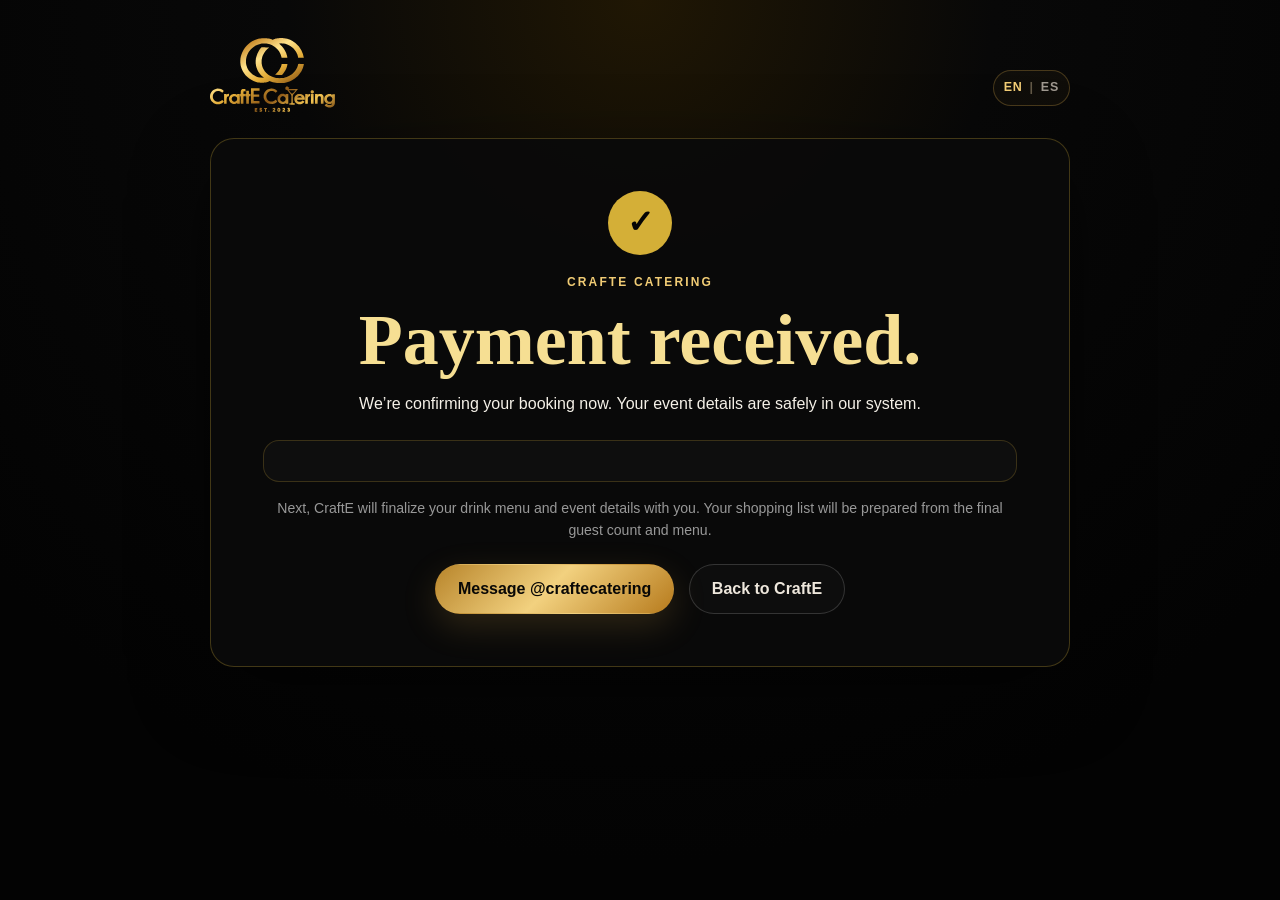
<file: booking-success.html>
<!DOCTYPE html>
<html lang="en">
<head>
  <meta charset="UTF-8" />
  <meta name="viewport" content="width=device-width, initial-scale=1.0" />
  <meta name="theme-color" content="#050505" />
  <meta name="robots" content="noindex,nofollow,noarchive" />
  <title>Booking Confirmed | CraftE Catering LLC</title>
  <link rel="icon" type="image/png" href="assets/gold_cc_monogram_catering_logo.svg?v=2" />
  <link rel="stylesheet" href="styles.css?v=8" />
</head>
<body class="quote-page-body">
  <main class="quote-page">
    <div style="display:flex;align-items:center;justify-content:space-between;gap:16px;width:100%">
      <a class="quote-page-brand" id="homeLink" href="index.html"><img src="assets/gold_cc_monogram_catering_logo.svg?v=2" alt="CraftE Catering LLC" /></a>
      <div class="language-switch" aria-label="Language">
        <a id="successLangEn" class="active" href="#">EN</a><span>|</span><a id="successLangEs" href="#">ES</a>
      </div>
    </div>
    <section class="client-quote-card booking-success-card">
      <div class="success-mark">✓</div>
      <p class="eyebrow">CraftE Catering</p>
      <h1 id="successTitle">Payment received.</h1>
      <p id="successMessage">We’re confirming your booking now. Your event details are safely in our system.</p>
      <div class="quote-totals" id="bookingSummary"></div>
      <p class="quote-fine-print" id="nextSteps">Next, CraftE will finalize your drink menu and event details with you. Your shopping list will be prepared from the final guest count and menu.</p>
      <a class="btn btn-gold" id="messageLink" href="https://www.instagram.com/craftecatering/" target="_blank" rel="noopener">Message @craftecatering</a>
      <a class="btn btn-ghost" id="backLink" href="index.html">Back to CraftE</a>
    </section>
  </main>
  <script>
    const SUPABASE_URL='https://ozjctdmdwoutsebkjcpn.supabase.co';
    const KEY='sb_publishable_tERnQU70mt-6imXPumOiUg_EDTYsQpH';
    const params=new URLSearchParams(location.search);
    const token=params.get('token');
    const lang=params.get('lang')==='es'?'es':'en';
    const ES=lang==='es';
    document.documentElement.lang=lang;
    try{localStorage.setItem('crafte_language',lang)}catch{}

    const T=ES?{
      title:'Reserva Confirmada | CraftE Catering LLC',
      received:'Pago recibido.',
      confirming:'Estamos confirmando tu reserva. Los detalles de tu evento están seguros en nuestro sistema.',
      booked:'¡Tu evento está reservado!',
      bookedMsg:'Tu anticipo del 30% ha sido confirmado. Ahora pasaremos a los detalles del evento, planificación del menú y tu lista de compras.',
      retainer:'Anticipo',balance:'Saldo Restante',
      next:'Siguiente paso: CraftE finalizará contigo el menú de bebidas y los detalles del evento. Tu lista de compras se preparará según el número final de invitados y el menú.',
      message:'Mensaje a @craftecatering',back:'Volver a CraftE'
    }:{
      title:'Booking Confirmed | CraftE Catering LLC',
      received:'Payment received.',
      confirming:'We’re confirming your booking now. Your event details are safely in our system.',
      booked:'Your event is booked!',
      bookedMsg:'Your 30% retainer has been confirmed. We’ll move into event details, menu planning and your shopping list next.',
      retainer:'Retainer',balance:'Remaining Balance',
      next:'Next, CraftE will finalize your drink menu and event details with you. Your shopping list will be prepared from the final guest count and menu.',
      message:'Message @craftecatering',back:'Back to CraftE'
    };
    document.title=T.title;
    document.getElementById('successTitle').textContent=T.received;
    document.getElementById('successMessage').textContent=T.confirming;
    document.getElementById('nextSteps').textContent=T.next;
    document.getElementById('messageLink').textContent=T.message;
    document.getElementById('backLink').textContent=T.back;
    document.getElementById('backLink').href=ES?'es.html':'index.html';
    document.getElementById('homeLink').href=ES?'es.html':'index.html';

    const tokenPart=token?'?token='+encodeURIComponent(token):'';
    document.getElementById('successLangEn').href='booking-success.html'+tokenPart;
    document.getElementById('successLangEs').href='booking-success.html'+tokenPart+(tokenPart?'&':'?')+'lang=es';
    document.getElementById('successLangEn').classList.toggle('active',!ES);
    document.getElementById('successLangEs').classList.toggle('active',ES);

    const money=c=>new Intl.NumberFormat(ES?'es-US':'en-US',{style:'currency',currency:'USD'}).format(c/100);
    async function refresh(){
      if(!token)return;
      const res=await fetch(SUPABASE_URL+'/functions/v1/get-quote',{
        method:'POST',headers:{'Content-Type':'application/json','apikey':KEY},body:JSON.stringify({token})
      });
      const data=await res.json();
      if(!res.ok)return;
      const q=data.quote;
      document.getElementById('bookingSummary').innerHTML=
        '<div><span>'+q.number+'</span><strong>'+money(q.total_cents)+'</strong></div>'+
        '<div class="retainer-row"><span>'+T.retainer+'</span><strong>'+money(q.retainer_cents)+'</strong></div>'+
        '<div><span>'+T.balance+'</span><strong>'+money(q.balance_cents)+'</strong></div>';
      if(data.booking?.status==='booked'){
        document.getElementById('successTitle').textContent=T.booked;
        document.getElementById('successMessage').textContent=T.bookedMsg;
      }else{
        setTimeout(refresh,2500);
      }
    }
    refresh();
  </script>
  <script src="analytics.js?v=3"></script>
</body>
</html>
</file>
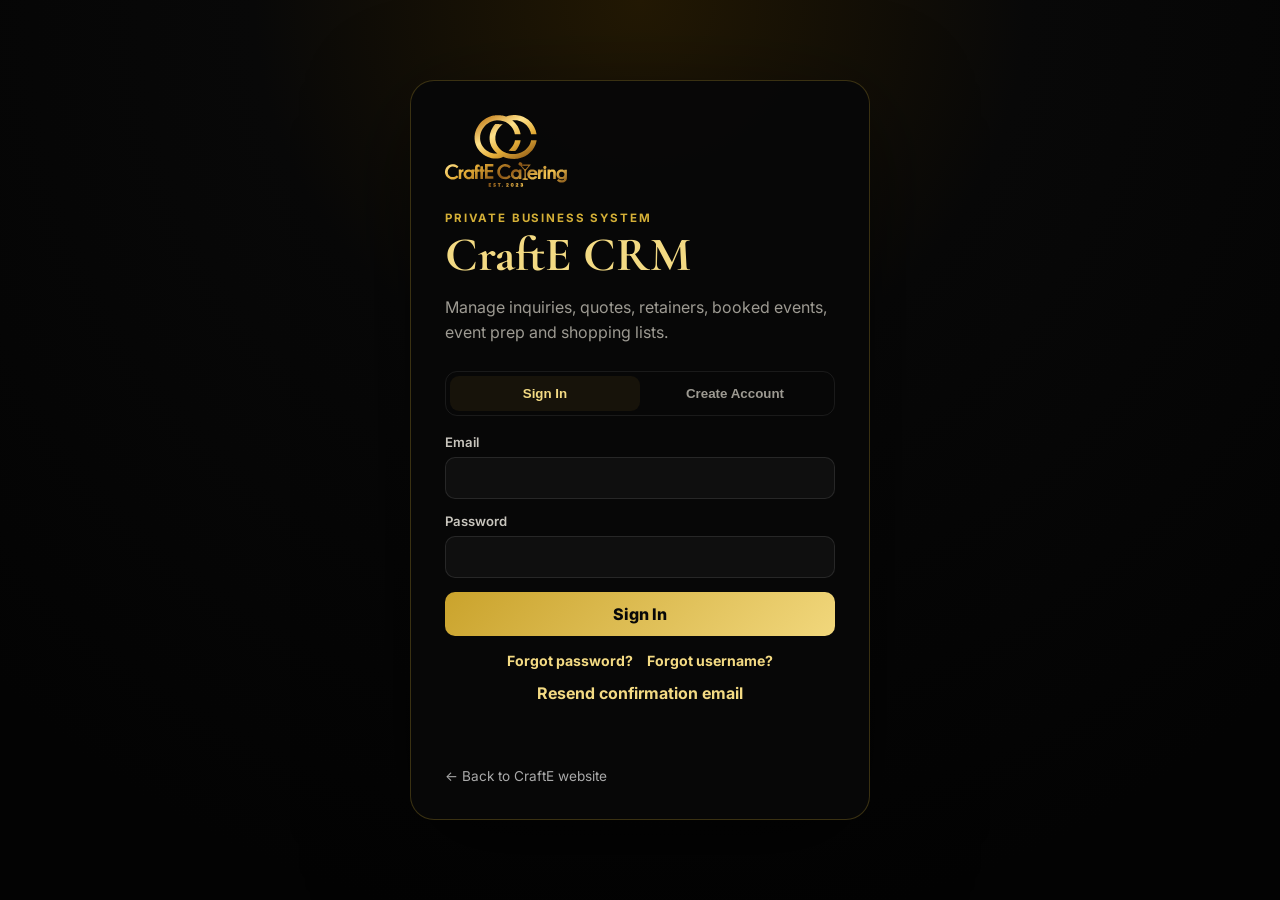
<file: crm.html>
<!DOCTYPE html>
<html lang="en">
<head>
  <meta charset="UTF-8" />
  <meta name="viewport" content="width=device-width, initial-scale=1.0" />
  <meta name="robots" content="noindex,nofollow,noarchive" />
  <meta name="theme-color" content="#050505" />
  <title>CraftE CRM</title>
  <link rel="icon" type="image/svg+xml" href="assets/gold_cc_monogram_catering_logo.svg?v=2" />
  <link rel="preconnect" href="https://fonts.googleapis.com" />
  <link rel="preconnect" href="https://fonts.gstatic.com" crossorigin />
  <link href="https://fonts.googleapis.com/css2?family=Cormorant+Garamond:wght@500;600;700&family=Inter:wght@400;500;600;700&display=swap" rel="stylesheet" />
  <link rel="stylesheet" href="crm.css?v=5" />
</head>
<body>
  <section class="auth-shell" id="authView">
    <div class="auth-card">
      <img src="assets/gold_cc_monogram_catering_logo.svg?v=2" alt="CraftE Catering LLC" class="auth-logo" />
      <p class="eyebrow">Private Business System</p>
      <h1>CraftE CRM</h1>
      <p class="muted">Manage inquiries, quotes, retainers, booked events, event prep and shopping lists.</p>

      <div class="auth-tabs">
        <button class="auth-tab active" type="button" data-auth-tab="signin">Sign In</button>
        <button class="auth-tab" type="button" data-auth-tab="signup">Create Account</button>
      </div>

      <form id="signInForm" class="auth-form">
        <label>Email<input name="email" type="email" autocomplete="email" required /></label>
        <label>Password<input name="password" type="password" autocomplete="current-password" minlength="8" required /></label>
        <button class="gold-button" type="submit">Sign In</button>
        <div class="auth-help-row">
          <button class="text-button auth-secondary" id="forgotPassword" type="button">Forgot password?</button>
          <button class="text-button auth-secondary" id="forgotUsername" type="button">Forgot username?</button>
        </div>
        <button class="text-button auth-secondary" id="resendConfirmation" type="button">Resend confirmation email</button>
      </form>

      <form id="forgotPasswordForm" class="auth-form" hidden>
        <p class="muted">Enter the email used for your CraftE staff account. We’ll send a secure password-reset link.</p>
        <label>Account email<input name="email" type="email" autocomplete="email" required /></label>
        <button class="gold-button" type="submit">Send Reset Link</button>
        <button class="text-button auth-secondary" id="backToSignInFromReset" type="button">← Back to sign in</button>
      </form>

      <div id="forgotUsernamePanel" class="auth-form" hidden>
        <p class="muted"><strong>Your CraftE CRM username is your staff email address.</strong> If you don’t remember which email was used, contact the CraftE owner/admin to verify the staff account.</p>
        <button class="text-button auth-secondary" id="backToSignInFromUsername" type="button">← Back to sign in</button>
      </div>

      <form id="newPasswordForm" class="auth-form" hidden>
        <p class="muted">Create a new password for your CraftE CRM account.</p>
        <label>New password<input name="password" type="password" autocomplete="new-password" minlength="8" required /></label>
        <label>Confirm password<input name="confirm_password" type="password" autocomplete="new-password" minlength="8" required /></label>
        <button class="gold-button" type="submit">Update Password</button>
      </form>

      <form id="signUpForm" class="auth-form" hidden>
        <label>Your name<input name="display_name" type="text" autocomplete="name" required /></label>
        <label>Email<input name="email" type="email" autocomplete="email" required /></label>
        <label>Password<input name="password" type="password" autocomplete="new-password" minlength="8" required /></label>
        <button class="gold-button" type="submit">Create Staff Account</button>
        <small class="muted">If email confirmation is enabled, confirm the email first, then return here and sign in.</small>
      </form>
      <p id="authStatus" class="status-line" role="status"></p>
      <a href="index.html" class="back-link">← Back to CraftE website</a>
    </div>
  </section>

  <section class="auth-shell" id="activationView" hidden>
    <div class="auth-card">
      <img src="assets/gold_cc_monogram_catering_logo.svg?v=2" alt="CraftE Catering LLC" class="auth-logo" />
      <p class="eyebrow">Staff Verification</p>
      <h1>Activate CRM Access</h1>
      <p class="muted">Your login exists, but it has not been approved for CraftE business data yet. Enter your one-time owner/staff activation code.</p>
      <form id="activationForm" class="auth-form">
        <label>Display name<input name="display_name" type="text" placeholder="Emanuel" /></label>
        <label>Activation code<input name="code" type="text" autocomplete="one-time-code" required /></label>
        <button class="gold-button" type="submit">Activate Access</button>
      </form>
      <p id="activationStatus" class="status-line" role="status"></p>
      <button id="activationLogout" class="text-button" type="button">Sign out</button>
    </div>
  </section>

  <div id="appView" class="crm-shell" hidden>
    <aside class="crm-sidebar">
      <a class="sidebar-brand" href="index.html" aria-label="CraftE website">
        <img src="assets/gold_cc_monogram_catering_logo.svg?v=2" alt="CraftE Catering LLC" />
      </a>
      <nav class="crm-nav">
        <button class="nav-item active" data-section="dashboard">Dashboard</button>
        <button class="nav-item" data-section="leads">Leads</button>
        <button class="nav-item" data-section="bookings">Bookings</button>
        <button class="nav-item" data-section="analytics">Website Activity</button>
        <button class="nav-item" data-section="pricing">Pricing</button>
      </nav>
      <div class="sidebar-bottom">
        <div>
          <span class="staff-label">Signed in as</span>
          <strong id="staffName">CraftE Staff</strong>
          <small id="staffRole"></small>
        </div>
        <button id="logoutButton" class="text-button" type="button">Sign out</button>
      </div>
    </aside>

    <main class="crm-main">
      <header class="crm-header">
        <div>
          <p class="eyebrow">CraftE Catering LLC</p>
          <h1 id="sectionTitle">Business Dashboard</h1>
        </div>
        <div class="header-actions">
          <button id="refreshButton" class="outline-button" type="button">Refresh</button>
          <a class="gold-button small" href="index.html#quote" target="_blank">Open Quote Form ↗</a>
        </div>
      </header>

      <p id="crmStatus" class="status-line"></p>

      <section class="crm-section active" id="dashboardSection">
        <div class="metric-grid" id="metricGrid"></div>

        <div class="dashboard-grid">
          <article class="panel">
            <div class="panel-head"><div><p class="eyebrow">Pipeline</p><h2>Active leads</h2></div><button class="text-button" data-go="leads">View all</button></div>
            <div id="pipelineSummary" class="pipeline-summary"></div>
          </article>

          <article class="panel">
            <div class="panel-head"><div><p class="eyebrow">Calendar</p><h2>Upcoming events</h2></div><button class="text-button" data-go="bookings">View bookings</button></div>
            <div id="upcomingEvents" class="compact-list"></div>
          </article>
        </div>

        <article class="panel">
          <div class="panel-head"><div><p class="eyebrow">Recent Activity</p><h2>Newest inquiries</h2></div></div>
          <div class="table-wrap"><table><thead><tr><th>Client</th><th>Event</th><th>Date</th><th>Guests</th><th>Package</th><th>Status</th><th></th></tr></thead><tbody id="recentLeadsBody"></tbody></table></div>
        </article>
      </section>

      <section class="crm-section" id="leadsSection">
        <article class="panel">
          <div class="panel-head">
            <div><p class="eyebrow">Sales Pipeline</p><h2>Leads & Quotes</h2></div>
            <select id="leadFilter" class="compact-select">
              <option value="all">All statuses</option>
              <option value="new">New</option>
              <option value="quoted">Quoted</option>
              <option value="accepted">Accepted</option>
              <option value="declined">Declined</option>
              <option value="booked">Booked</option>
              <option value="event_prep">Event Prep</option>
              <option value="completed">Completed</option>
              <option value="lost">Lost</option>
            </select>
          </div>
          <div class="table-wrap"><table><thead><tr><th>Lead</th><th>Event</th><th>Date</th><th>Guests</th><th>Package</th><th>Quote</th><th>Status</th><th></th></tr></thead><tbody id="leadsBody"></tbody></table></div>
        </article>
      </section>

      <section class="crm-section" id="bookingsSection">
        <article class="panel">
          <div class="panel-head"><div><p class="eyebrow">Operations</p><h2>Booked Events</h2></div></div>
          <div class="table-wrap"><table><thead><tr><th>Booking</th><th>Client</th><th>Event Date</th><th>Total</th><th>Retainer</th><th>Balance</th><th>Status</th><th></th></tr></thead><tbody id="bookingsBody"></tbody></table></div>
        </article>
      </section>

      <section class="crm-section" id="analyticsSection">
        <div class="metric-grid" id="analyticsMetricGrid"></div>
        <div class="dashboard-grid">
          <article class="panel">
            <div class="panel-head"><div><p class="eyebrow">Attribution</p><h2>Traffic Sources</h2></div></div>
            <div id="trafficSources" class="pipeline-summary"></div>
          </article>
          <article class="panel">
            <div class="panel-head"><div><p class="eyebrow">Privacy</p><h2>How identification works</h2></div></div>
            <p class="muted">Visitors remain anonymous until they voluntarily submit the quote form. Once they do, their website session is linked to that lead so you can see their source and click journey. CraftE does not store visitor IP addresses in this tracker.</p>
          </article>
        </div>
        <article class="panel">
          <div class="panel-head"><div><p class="eyebrow">Follow-Up Leads</p><h2>Contact Requests</h2></div></div>
          <div class="table-wrap"><table>
            <thead><tr><th>Name</th><th>Best Contact</th><th>Source</th><th>Event</th><th>Date</th><th>Status</th><th></th></tr></thead>
            <tbody id="contactRequestsBody"></tbody>
          </table></div>
        </article>

        <article class="panel">
          <div class="panel-head"><div><p class="eyebrow">Visitor Journey</p><h2>Website Sessions</h2></div></div>
          <div class="table-wrap"><table>
            <thead><tr><th>Visitor / Lead</th><th>Source</th><th>Landing</th><th>Views</th><th>Clicks</th><th>Last Activity</th><th></th></tr></thead>
            <tbody id="visitorSessionsBody"></tbody>
          </table></div>
        </article>
      </section>

      <section class="crm-section" id="pricingSection">
        <div class="pricing-layout">
          <article class="panel">
            <div class="panel-head"><div><p class="eyebrow">Quote Engine</p><h2>Active Pricing Rules</h2></div></div>
            <div id="pricingRules" class="pricing-list"></div>
          </article>
          <article class="panel">
            <div class="panel-head"><div><p class="eyebrow">Customer Choices</p><h2>Package Options</h2></div></div>
            <div id="packageOptions" class="pricing-list"></div>
          </article>
        </div>
      </section>
    </main>
  </div>

  <div id="drawerBackdrop" class="drawer-backdrop" hidden></div>
  <aside id="recordDrawer" class="record-drawer" aria-hidden="true">
    <div class="drawer-head">
      <div><p class="eyebrow" id="drawerEyebrow">Record</p><h2 id="drawerTitle">Details</h2></div>
      <button id="closeDrawer" class="drawer-close" type="button">×</button>
    </div>
    <div id="drawerContent"></div>
  </aside>

  <script type="module" src="crm.js?v=8"></script>
</body>
</html>
</file>
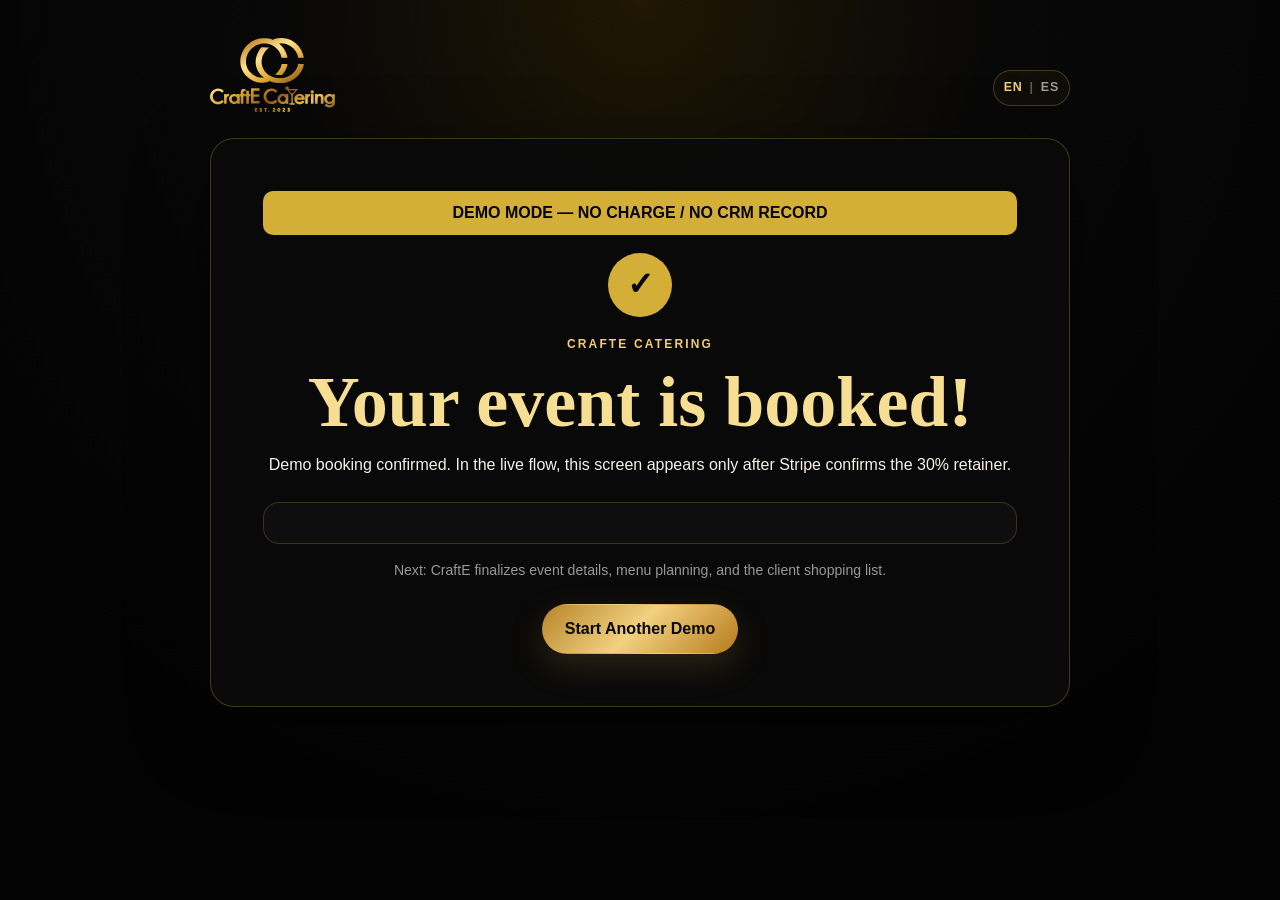
<file: demo-success.html>
<!DOCTYPE html>
<html lang="en"><head><meta charset="UTF-8"><meta name="viewport" content="width=device-width,initial-scale=1"><meta name="robots" content="noindex,nofollow,noarchive"><title>Demo Booking Confirmed | CraftE</title><link rel="stylesheet" href="styles.css?v=8"></head>
<body class="quote-page-body"><main class="quote-page"><div style="display:flex;align-items:center;justify-content:space-between;gap:16px;width:100%"><a class="quote-page-brand" id="home" href="quote-beta-4f8a21.html"><img src="assets/gold_cc_monogram_catering_logo.svg?v=2" alt="CraftE Catering LLC"></a><div class="language-switch"><a id="en" href="demo-success.html">EN</a><span>|</span><a id="es" href="demo-success.html?lang=es">ES</a></div></div>
<section class="client-quote-card booking-success-card"><div id="banner" style="background:#d4af37;color:#050505;padding:9px 12px;border-radius:10px;font-weight:900;margin-bottom:18px"></div><div class="success-mark">✓</div><p class="eyebrow">CraftE Catering</p><h1 id="title"></h1><p id="message"></p><div class="quote-totals" id="summary"></div><p class="quote-fine-print" id="next"></p><a class="btn btn-gold" id="again" href="#"></a></section>
</main><script>
const q=JSON.parse(sessionStorage.getItem('crafte_demo_quote')||'null');const params=new URLSearchParams(location.search);const ES=params.get('lang')==='es'||q?.payload?.language==='es';document.documentElement.lang=ES?'es':'en';
const T=ES?{banner:'MODO DEMO — SIN COBRO / SIN REGISTRO EN CRM',title:'¡Tu evento está reservado!',message:'Reserva demo confirmada. En el flujo real, esta pantalla aparece solamente después de que Stripe confirma el anticipo del 30%.',retainer:'Anticipo demo',balance:'Saldo restante',next:'Siguiente paso: CraftE finaliza los detalles del evento, la planificación del menú y la lista de compras del cliente.',again:'Iniciar Otra Demo'}:{banner:'DEMO MODE — NO CHARGE / NO CRM RECORD',title:'Your event is booked!',message:'Demo booking confirmed. In the live flow, this screen appears only after Stripe confirms the 30% retainer.',retainer:'Demo retainer',balance:'Remaining balance',next:'Next: CraftE finalizes event details, menu planning, and the client shopping list.',again:'Start Another Demo'};
document.getElementById('banner').textContent=T.banner;document.getElementById('title').textContent=T.title;document.getElementById('message').textContent=T.message;document.getElementById('next').textContent=T.next;document.getElementById('again').textContent=T.again;document.getElementById('again').href=(ES?'quote-beta-4f8a21-es.html':'quote-beta-4f8a21.html')+'#quote';document.getElementById('home').href=ES?'quote-beta-4f8a21-es.html':'quote-beta-4f8a21.html';document.getElementById('en').classList.toggle('active',!ES);document.getElementById('es').classList.toggle('active',ES);
const money=c=>new Intl.NumberFormat(ES?'es-US':'en-US',{style:'currency',currency:'USD'}).format(c/100);if(q)document.getElementById('summary').innerHTML='<div><span>'+q.number+'</span><strong>'+money(q.total_cents)+'</strong></div><div class="retainer-row"><span>'+T.retainer+'</span><strong>'+money(q.retainer_cents)+'</strong></div><div><span>'+T.balance+'</span><strong>'+money(q.balance_cents)+'</strong></div>';
</script><script src="demo-analytics.js?v=1"></script></body></html>
</file>
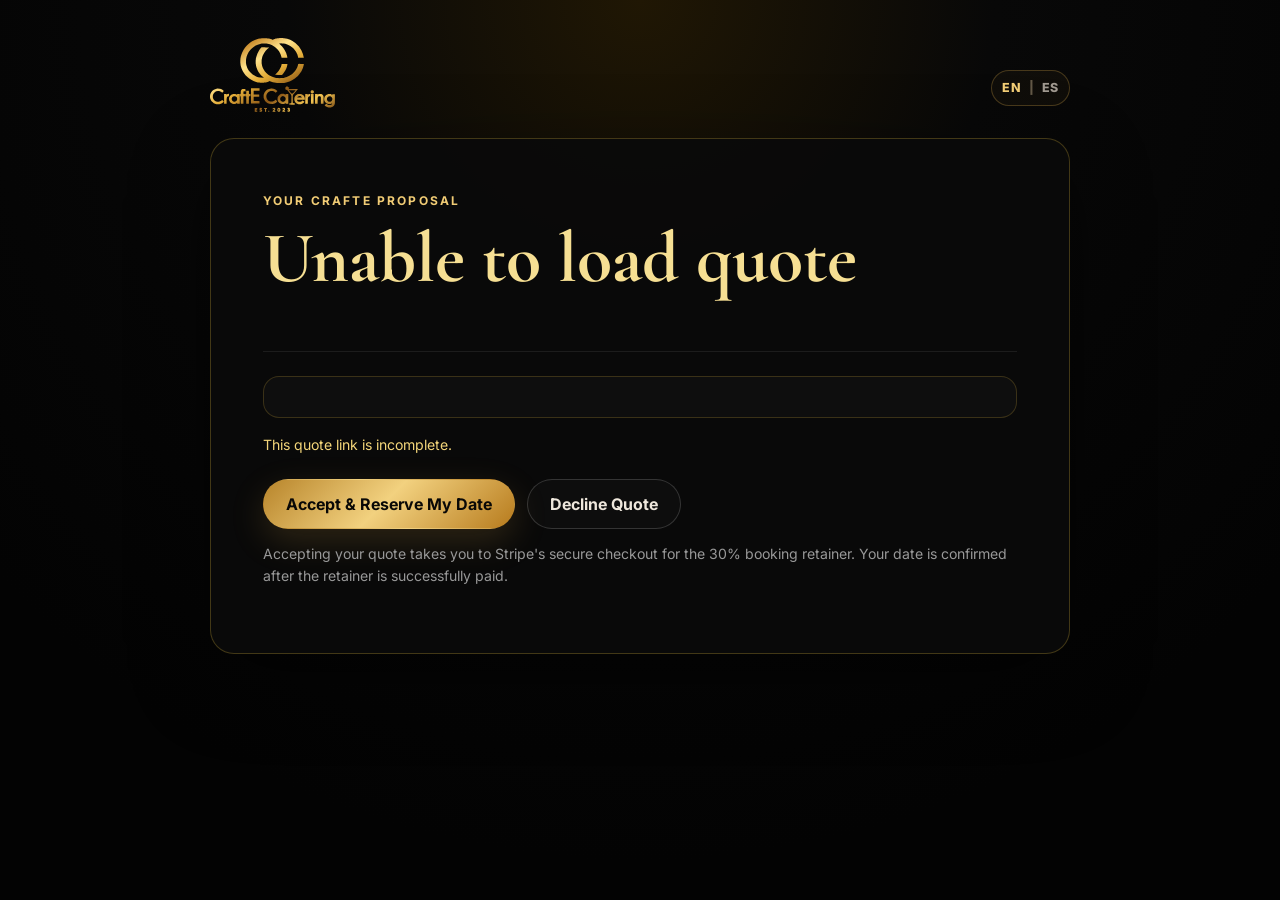
<file: quote.html>
<!DOCTYPE html>
<html lang="en">
<head>
  <meta charset="UTF-8" />
  <meta name="viewport" content="width=device-width, initial-scale=1.0" />
  <meta name="theme-color" content="#050505" />
  <meta name="robots" content="noindex,nofollow,noarchive" />
  <title>Your CraftE Quote | CraftE Catering LLC</title>
  <link rel="icon" type="image/png" href="assets/gold_cc_monogram_catering_logo.svg?v=2" />
  <link rel="preconnect" href="https://fonts.googleapis.com" />
  <link rel="preconnect" href="https://fonts.gstatic.com" crossorigin />
  <link href="https://fonts.googleapis.com/css2?family=Cormorant+Garamond:wght@500;600;700&family=Inter:wght@400;500;600;700&display=swap" rel="stylesheet" />
  <link rel="stylesheet" href="styles.css?v=8" />
</head>
<body class="quote-page-body">
  <main class="quote-page">
    <div style="display:flex;align-items:center;justify-content:space-between;gap:16px;width:100%">
      <a class="quote-page-brand" id="homeLink" href="index.html"><img src="assets/gold_cc_monogram_catering_logo.svg?v=2" alt="CraftE Catering LLC" /></a>
      <div class="language-switch" aria-label="Language">
        <a id="quoteLangEn" class="active" href="#">EN</a><span>|</span><a id="quoteLangEs" href="#">ES</a>
      </div>
    </div>
    <section class="client-quote-card" id="quoteCard">
      <p class="eyebrow" id="proposalLabel">Your CraftE Proposal</p>
      <h1 id="quoteNumber">Loading your quote…</h1>
      <p id="quoteIntro" class="quote-intro"></p>
      <div id="quoteMeta" class="quote-meta"></div>
      <div id="quoteItems" class="quote-line-items"></div>
      <div class="quote-totals" id="quoteTotals"></div>
      <div class="quote-expiry" id="quoteExpiry"></div>
      <p class="quote-action-status" id="actionStatus" role="status"></p>
      <div class="quote-actions" id="quoteActions">
        <button class="btn btn-gold" id="acceptQuote" type="button">Accept & Reserve My Date</button>
        <button class="btn btn-ghost" id="declineQuote" type="button">Decline Quote</button>
      </div>
      <div id="declinePanel" class="decline-panel" hidden>
        <label id="declineLabel">Optional — what made you decide not to move forward?
          <textarea id="declineReason" rows="3" placeholder="Price, date, plans changed, etc."></textarea>
        </label>
        <button class="btn btn-ghost" id="confirmDecline" type="button">Confirm Decline</button>
      </div>
      <p class="quote-fine-print" id="quoteFinePrint">Accepting your quote takes you to Stripe's secure checkout for the 30% booking retainer. Your date is confirmed after the retainer is successfully paid.</p>
    </section>
  </main>
  <script>
    const SUPABASE_URL = 'https://ozjctdmdwoutsebkjcpn.supabase.co';
    const KEY = 'sb_publishable_tERnQU70mt-6imXPumOiUg_EDTYsQpH';
    const params = new URLSearchParams(location.search);
    const token = params.get('token');
    const lang = params.get('lang') === 'es' ? 'es' : 'en';
    const ES = lang === 'es';
    document.documentElement.lang = lang;
    try { localStorage.setItem('crafte_language', lang); } catch {}

    const T = ES ? {
      title:'Tu Cotización CraftE | CraftE Catering LLC',
      proposal:'Tu Propuesta de CraftE',
      loading:'Cargando tu cotización…',
      prepared:'Preparada para ',
      event:'Evento',date:'Fecha',location:'Ubicación',guests:'Invitados',package:'Paquete',
      eventTotal:'Total del Evento',retainer:'30% de Anticipo Hoy',balance:'Saldo Restante',
      validUntil:'Cotización válida hasta ',
      accept:'Aceptar y Reservar Mi Fecha',decline:'Rechazar Cotización',
      declinePrompt:'Opcional — ¿qué te hizo decidir no continuar?',
      declinePlaceholder:'Precio, fecha, cambiaron los planes, etc.',
      confirmDecline:'Confirmar Rechazo',
      finePrint:'Al aceptar tu cotización, irás al pago seguro de Stripe para pagar el anticipo del 30%. Tu fecha queda confirmada después de que el anticipo se pague correctamente.',
      opening:'Abriendo Pago Seguro…',
      incomplete:'Este enlace de cotización está incompleto.',
      somethingWrong:'Ocurrió un problema.',
      unavailable:'El pago seguro no está disponible en este momento.',
      declined:'Cotización rechazada. Gracias por considerar a CraftE Catering.',
      alreadyDeclined:'Rechazaste esta cotización. Puedes solicitar una nueva cuando quieras.',
      expired:'Esta cotización ha vencido. Solicita una nueva cotización.',
      booked:'✓ Tu anticipo está pagado y tu evento está reservado.',
      unable:'No se pudo cargar la cotización',
      demo:'MODO DEMO — NO SE COBRARÁ NINGUNA TARJETA',
      demoAccept:'Demo: Aceptar y Continuar'
    } : {
      title:'Your CraftE Quote | CraftE Catering LLC',
      proposal:'Your CraftE Proposal',
      loading:'Loading your quote…',
      prepared:'Prepared for ',
      event:'Event',date:'Date',location:'Location',guests:'Guests',package:'Package',
      eventTotal:'Event Total',retainer:'30% Retainer Due Today',balance:'Remaining Balance',
      validUntil:'Quote valid until ',
      accept:'Accept & Reserve My Date',decline:'Decline Quote',
      declinePrompt:'Optional — what made you decide not to move forward?',
      declinePlaceholder:'Price, date, plans changed, etc.',
      confirmDecline:'Confirm Decline',
      finePrint:"Accepting your quote takes you to Stripe's secure checkout for the 30% booking retainer. Your date is confirmed after the retainer is successfully paid.",
      opening:'Opening Secure Checkout…',
      incomplete:'This quote link is incomplete.',
      somethingWrong:'Something went wrong.',
      unavailable:'Secure checkout is not available yet.',
      declined:'Quote declined. Thank you for considering CraftE Catering.',
      alreadyDeclined:'You declined this quote. You can request a new one anytime.',
      expired:'This quote has expired. Please request a new quote.',
      booked:'✓ Your retainer is paid and your event is booked.',
      unable:'Unable to load quote',
      demo:'DEMO MODE — NO CARD WILL BE CHARGED',
      demoAccept:'Demo: Accept & Continue'
    };

    document.title=T.title;
    document.getElementById('proposalLabel').textContent=T.proposal;
    document.getElementById('quoteNumber').textContent=T.loading;
    document.getElementById('acceptQuote').textContent=T.accept;
    document.getElementById('declineQuote').textContent=T.decline;
    document.getElementById('declineLabel').childNodes[0].textContent=T.declinePrompt+' ';
    document.getElementById('declineReason').placeholder=T.declinePlaceholder;
    document.getElementById('confirmDecline').textContent=T.confirmDecline;
    document.getElementById('quoteFinePrint').textContent=T.finePrint;
    document.getElementById('homeLink').href=ES?'es.html':'index.html';
    const tokenPart=token?'?token='+encodeURIComponent(token):'';
    document.getElementById('quoteLangEn').href='quote.html'+tokenPart;
    document.getElementById('quoteLangEs').href='quote.html'+tokenPart+(tokenPart?'&':'?')+'lang=es';
    document.getElementById('quoteLangEn').classList.toggle('active',!ES);
    document.getElementById('quoteLangEs').classList.toggle('active',ES);

    const money = cents => new Intl.NumberFormat(ES?'es-US':'en-US',{style:'currency',currency:'USD'}).format(cents/100);
    const status = document.getElementById('actionStatus');
    const esc = v => String(v??'').replace(/[&<>"']/g,ch=>({'&':'&amp;','<':'&lt;','>':'&gt;','"':'&quot;',"'":'&#39;'}[ch]));
    const demoMode = params.get('demo') === '1';

    const eventName = value => {
      if(!ES) return value||'';
      return ({Wedding:'Boda',Birthday:'Cumpleaños','Quinceañera':'Quinceañera','Private Party':'Fiesta Privada','Corporate Event':'Evento Corporativo','Mocktail Event':'Evento de Mocktails',Other:'Otro'})[value] || value || '';
    };
    const packageName = value => {
      if(!value)return '';
      if(!ES)return value[0].toUpperCase()+value.slice(1);
      return ({basic:'Básico',deluxe:'Deluxe',premium:'Premium'})[String(value).toLowerCase()]||value;
    };
    function itemDescription(value){
      if(!ES)return value||'';
      let s=String(value||'');
      const exact={
        'Basic Package':'Paquete Básico',
        'Deluxe Package':'Paquete Deluxe',
        'Premium Package':'Paquete Premium',
        'Event Size Adjustment':'Ajuste por Tamaño del Evento',
        'Short-Notice Booking':'Reserva con Poca Anticipación',
        'Extended Service Area Fee':'Cargo por Área de Servicio Extendida',
        'Extended Service Area':'Área de Servicio Extendida',
        'Themed Styling & Décor':'Decoración y Estilo Temático',
        'Themed Styling & Decor':'Decoración y Estilo Temático',
        'Elevated Garnish Package':'Paquete de Garnishes Premium',
        'Custom Cocktail Signage':'Señalización Personalizada de Cócteles',
        'LED Bar Lighting':'Iluminación LED para la Barra',
        'Dedicated Cocktail Server':'Servidor/a Dedicado/a de Cócteles',
        'Shot O’Clock Experience':'Experiencia Shot O’Clock',
        'Dedicated Mocktail Station':'Estación Dedicada de Mocktails'
      };
      if(exact[s])return exact[s];
      s=s.replace(/^Additional Bartenders? × (\d+)$/i,(_,n)=>Number(n)===1?'Bartender Adicional × 1':'Bartenders Adicionales × '+n);
      if(s.startsWith('Removed: '))s='Eliminado: '+itemDescription(s.slice(9));
      return s;
    }
    function friendlyError(message){
      if(!ES)return message||T.somethingWrong;
      const m=String(message||'');
      if(/expired/i.test(m))return T.expired;
      if(/not found/i.test(m))return 'No encontramos esta cotización.';
      if(/already been accepted/i.test(m))return 'Esta cotización ya fue aceptada.';
      return T.somethingWrong;
    }

    async function callFunction(name,payload){
      const res=await fetch(SUPABASE_URL+'/functions/v1/'+name,{
        method:'POST',
        headers:{'Content-Type':'application/json','apikey':KEY},
        body:JSON.stringify(payload)
      });
      const data=await res.json();
      if(!res.ok)throw new Error(friendlyError(data.error));
      return data;
    }

    async function loadQuote(){
      if(!token)throw new Error(T.incomplete);
      const result=await callFunction('get-quote',{token});
      const q=result.quote;
      const client=q.client||{};
      document.getElementById('quoteNumber').textContent=q.number;
      if(demoMode){
        const demoBanner=document.createElement('div');
        demoBanner.style.cssText='margin:0 0 18px;padding:10px 12px;border-radius:10px;background:#d4af37;color:#050505;font-weight:800;text-align:center';
        demoBanner.textContent=T.demo;
        document.getElementById('quoteCard').prepend(demoBanner);
        document.getElementById('acceptQuote').textContent=T.demoAccept;
      }
      document.getElementById('quoteIntro').textContent=T.prepared+[client.first_name,client.last_name].filter(Boolean).join(' ');
      document.getElementById('quoteMeta').innerHTML=[
        [T.event,eventName(client.event_type)],
        [T.date,client.event_date?new Date(client.event_date+'T12:00:00').toLocaleDateString(ES?'es-US':undefined,{year:'numeric',month:'long',day:'numeric'}):''],
        [T.location,[client.venue_name,client.venue_city,client.venue_state].filter(Boolean).join(' • ')],
        [T.guests,client.guest_count],
        [T.package,packageName(client.package_interest)]
      ].filter(x=>x[1]).map(x=>'<div><span>'+esc(x[0])+'</span><strong>'+esc(x[1])+'</strong></div>').join('');

      document.getElementById('quoteItems').innerHTML=(q.items||[]).map(item=>{
        const negative=item.line_total_cents<0;
        return '<div class="quote-line"><span>'+esc(itemDescription(item.description))+'</span><strong class="'+(negative?'credit':'')+'">'+money(item.line_total_cents)+'</strong></div>';
      }).join('');

      document.getElementById('quoteTotals').innerHTML=
        '<div><span>'+esc(T.eventTotal)+'</span><strong>'+money(q.total_cents)+'</strong></div>'+
        '<div class="retainer-row"><span>'+esc(T.retainer)+'</span><strong>'+money(q.retainer_cents)+'</strong></div>'+
        '<div><span>'+esc(T.balance)+'</span><strong>'+money(q.balance_cents)+'</strong></div>';

      document.getElementById('quoteExpiry').textContent=q.expires_at?T.validUntil+new Date(q.expires_at).toLocaleString(ES?'es-US':undefined):'';

      const actions=document.getElementById('quoteActions');
      if(q.status==='declined'){actions.hidden=true;status.textContent=T.alreadyDeclined}
      else if(q.status==='expired'){actions.hidden=true;status.textContent=T.expired}
      else if(result.booking?.status==='booked'){actions.hidden=true;status.textContent=T.booked}
    }

    document.getElementById('acceptQuote').addEventListener('click',async()=>{
      const button=document.getElementById('acceptQuote');
      button.disabled=true;button.textContent=T.opening;status.textContent='';
      try{
        if(demoMode){
          location.href='demo-checkout.html?token='+encodeURIComponent(token)+(ES?'&lang=es':'');
          return;
        }
        const result=await callFunction('quote-action',{token,action:'accept',language:lang});
        if(result.already_paid){
          location.href='booking-success.html?token='+encodeURIComponent(token)+(ES?'&lang=es':'');
          return;
        }
        if(!result.checkout_url)throw new Error(T.unavailable);
        location.href=result.checkout_url;
      }catch(e){
        status.textContent=e.message||T.somethingWrong;
        button.disabled=false;button.textContent=T.accept;
      }
    });

    document.getElementById('declineQuote').addEventListener('click',()=>{document.getElementById('declinePanel').hidden=false});

    document.getElementById('confirmDecline').addEventListener('click',async()=>{
      try{
        await callFunction('quote-action',{token,action:'decline',reason:document.getElementById('declineReason').value,language:lang});
        document.getElementById('quoteActions').hidden=true;
        document.getElementById('declinePanel').hidden=true;
        status.textContent=T.declined;
      }catch(e){status.textContent=e.message||T.somethingWrong}
    });

    loadQuote().catch(e=>{
      document.getElementById('quoteNumber').textContent=T.unable;
      status.textContent=e.message||T.somethingWrong;
      document.getElementById('quoteActions').hidden=true;
    });
  </script>
  <script src="analytics.js?v=3"></script>
</body>
</html>
</file>
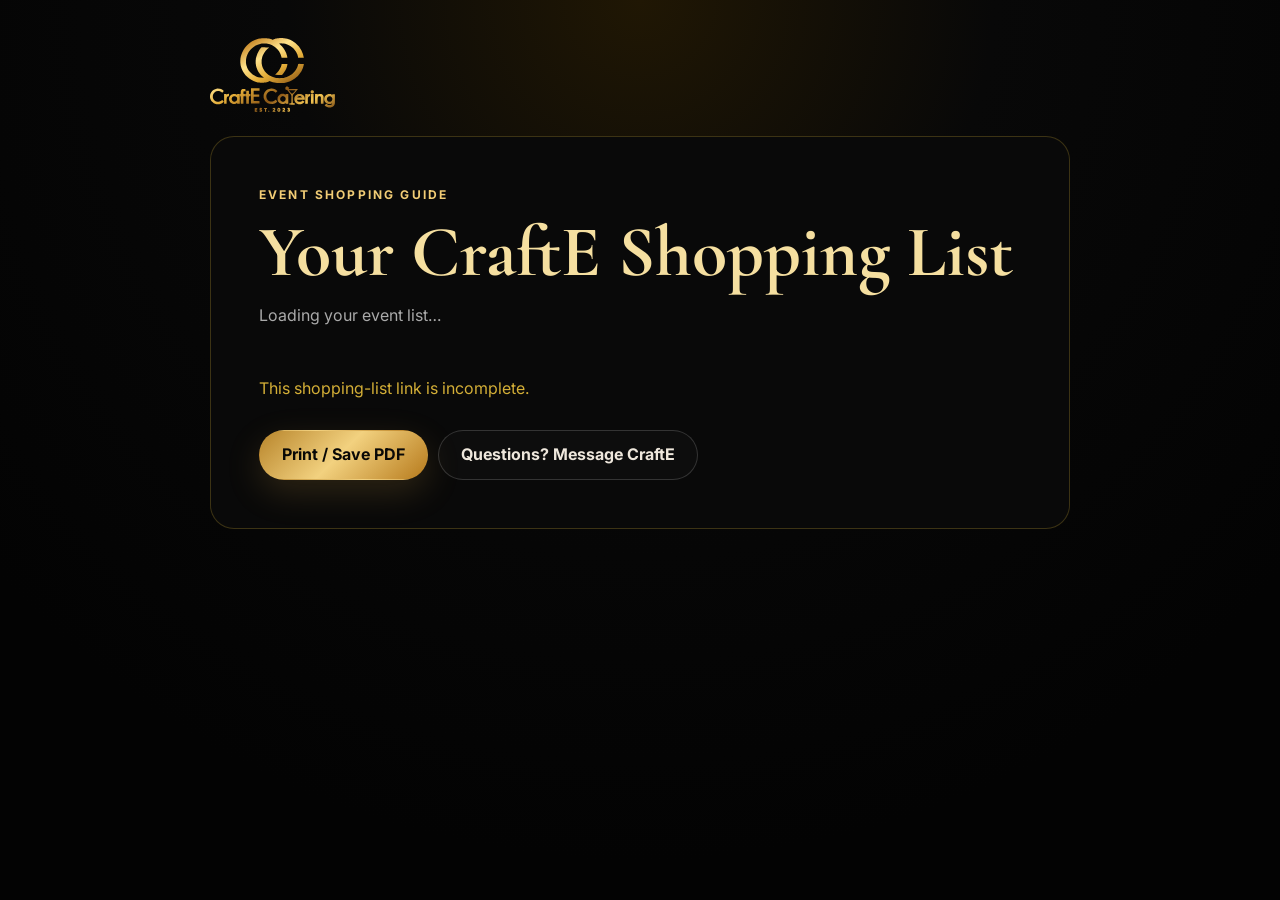
<file: shopping-list.html>
<!DOCTYPE html>
<html lang="en">
<head>
  <meta charset="UTF-8" />
  <meta name="viewport" content="width=device-width, initial-scale=1.0" />
  <meta name="robots" content="noindex,nofollow,noarchive" />
  <meta name="theme-color" content="#050505" />
  <title>Your CraftE Shopping List | CraftE Catering LLC</title>
  <link rel="icon" type="image/svg+xml" href="assets/gold_cc_monogram_catering_logo.svg?v=2" />
  <link rel="preconnect" href="https://fonts.googleapis.com" />
  <link rel="preconnect" href="https://fonts.gstatic.com" crossorigin />
  <link href="https://fonts.googleapis.com/css2?family=Cormorant+Garamond:wght@500;600;700&family=Inter:wght@400;500;600;700&display=swap" rel="stylesheet" />
  <link rel="stylesheet" href="styles.css" />
  <style>
    .shopping-page{width:min(860px,calc(100% - 32px));margin:0 auto;padding:38px 0 80px}
    .shopping-brand img{width:220px;height:74px;object-fit:contain;object-position:left center}
    .shopping-card{margin-top:24px;border:1px solid rgba(212,175,55,.25);background:#090909;border-radius:24px;padding:clamp(24px,5vw,48px)}
    .shopping-card h1{font-family:"Cormorant Garamond",serif;color:#f5dfa0;font-size:clamp(2.4rem,7vw,4.5rem);line-height:.95;margin:8px 0 10px}
    .shopping-meta{display:grid;grid-template-columns:repeat(4,1fr);gap:10px;margin:24px 0}.shopping-meta div{padding:12px;border:1px solid rgba(255,255,255,.08);border-radius:12px;background:#111}.shopping-meta span{display:block;color:#777;text-transform:uppercase;font-size:.68rem;letter-spacing:.08em;margin-bottom:4px}.shopping-category{margin-top:28px}.shopping-category h2{color:#e4c763;font-size:1rem;text-transform:uppercase;letter-spacing:.08em}.shopping-row-client{display:flex;justify-content:space-between;gap:18px;padding:13px 0;border-bottom:1px solid rgba(255,255,255,.08)}.shopping-row-client small{display:block;color:#888;margin-top:3px}.shopping-qty{white-space:nowrap;font-weight:800}.shopping-note{color:#aaa;line-height:1.6}.shopping-actions{display:flex;gap:10px;margin-top:28px}.shopping-status{color:#d4af37;margin-top:12px}.empty-list{color:#888;padding:30px 0;text-align:center}
    @media(max-width:700px){.shopping-meta{grid-template-columns:1fr 1fr}.shopping-actions{flex-direction:column}}
    @media print{body{background:white!important;color:black!important}.shopping-page{width:100%;padding:0}.shopping-brand img{filter:grayscale(1)}.shopping-card{border:0;background:white!important;color:black!important;padding:10px}.shopping-actions{display:none}.shopping-row-client{border-color:#ddd}.shopping-category h2{color:#555}.shopping-note,.shopping-row-client small,.shopping-meta span{color:#555}.shopping-meta div{background:white;border-color:#ddd}}
  </style>
</head>
<body class="quote-page-body">
  <main class="shopping-page">
    <a class="shopping-brand" href="index.html"><img src="assets/gold_cc_monogram_catering_logo.svg?v=2" alt="CraftE Catering LLC" /></a>
    <section class="shopping-card">
      <p class="eyebrow">Event Shopping Guide</p>
      <h1>Your CraftE Shopping List</h1>
      <p class="shopping-note" id="intro">Loading your event list…</p>
      <div class="shopping-meta" id="shoppingMeta"></div>
      <div id="shoppingContent"></div>
      <p class="shopping-note" id="listNotes"></p>
      <p class="shopping-status" id="shoppingStatus"></p>
      <div class="shopping-actions">
        <button class="btn btn-gold" type="button" onclick="window.print()">Print / Save PDF</button>
        <a class="btn btn-ghost" href="https://www.instagram.com/craftecatering/" target="_blank" rel="noopener">Questions? Message CraftE</a>
      </div>
    </section>
  </main>
  <script>
    const SUPABASE_URL='https://ozjctdmdwoutsebkjcpn.supabase.co';
    const KEY='sb_publishable_tERnQU70mt-6imXPumOiUg_EDTYsQpH';
    const token=new URLSearchParams(location.search).get('token');
    const esc=v=>String(v??'').replace(/[&<>"']/g,c=>({'&':'&amp;','<':'&lt;','>':'&gt;','"':'&quot;',"'":'&#39;'}[c]));
    const fmtDate=v=>v?new Date(v+'T12:00:00').toLocaleDateString(undefined,{year:'numeric',month:'long',day:'numeric'}):'—';

    async function load(){
      if(!token){document.getElementById('shoppingStatus').textContent='This shopping-list link is incomplete.';return}
      const res=await fetch(SUPABASE_URL+'/functions/v1/get-shopping-list',{method:'POST',headers:{'Content-Type':'application/json','apikey':KEY},body:JSON.stringify({token})});
      const data=await res.json();
      if(!res.ok){document.getElementById('shoppingStatus').textContent=data.error||'Unable to load shopping list.';return}
      const l=data.list,client=l.client||{},details=l.event_details||{};
      document.getElementById('intro').textContent='Prepared for '+[client.first_name,client.last_name].filter(Boolean).join(' ')+'. Please use this as your event purchasing guide and contact CraftE before making substitutions that may affect the final menu.';
      document.getElementById('shoppingMeta').innerHTML=[
        ['Event',client.event_type],['Date',fmtDate(client.event_date)],['Location',[client.venue_name,client.venue_city,client.venue_state].filter(Boolean).join(' • ')],['Guests',details.final_guest_count||client.guest_count]
      ].map(x=>'<div><span>'+esc(x[0])+'</span><strong>'+esc(x[1]||'—')+'</strong></div>').join('');

      const groups={};
      (l.items||[]).forEach(item=>{(groups[item.category]??=[]).push(item)});
      const order=['alcohol','mixer','juice','syrup','garnish','ice','other'];
      const html=order.filter(k=>groups[k]?.length).map(category=>'<section class="shopping-category"><h2>'+esc(category)+'</h2>'+groups[category].map(item=>'<div class="shopping-row-client"><div><strong>'+esc(item.item_name)+'</strong>'+(item.notes?'<small>'+esc(item.notes)+'</small>':'')+'</div><div class="shopping-qty">'+esc(item.quantity??'')+' '+esc(item.unit||'')+'</div></div>').join('')+'</section>').join('');
      document.getElementById('shoppingContent').innerHTML=html||'<div class="empty-list">Your shopping list is still being finalized.</div>';
      if(l.notes)document.getElementById('listNotes').textContent=l.notes;
      document.getElementById('shoppingStatus').textContent=l.status==='sent'||l.status==='ready'?'This is the current CraftE shopping list for your event.':'Draft — CraftE is still finalizing this list.';
    }
    load();
  </script>
</body>
</html>
</file>
<file: styles.css>
:root {
  --black: #050505;
  --black-2: #0a0a0a;
  --panel: #11100e;
  --panel-2: #17140f;
  --gold: #d6a84a;
  --gold-bright: #f1cc75;
  --gold-soft: #9f7a35;
  --cream: #f4efe6;
  --muted: #aaa49b;
  --line: rgba(214,168,74,.24);
  --shadow: 0 25px 70px rgba(0,0,0,.45);
  --serif: "Cormorant Garamond", Georgia, serif;
  --sans: "Inter", system-ui, -apple-system, BlinkMacSystemFont, "Segoe UI", sans-serif;
}
* { box-sizing: border-box; }
html { scroll-behavior: smooth; }
body { margin: 0; background: var(--black); color: var(--cream); font-family: var(--sans); line-height: 1.6; overflow-x: hidden; }
body::selection { background: var(--gold); color: #000; }
a { color: inherit; text-decoration: none; }
img { max-width: 100%; display: block; }
button, input, select, textarea { font: inherit; }
.noise { position: fixed; inset: 0; pointer-events: none; opacity: .035; z-index: 1000; background-image: url("data:image/svg+xml,%3Csvg viewBox='0 0 180 180' xmlns='http://www.w3.org/2000/svg'%3E%3Cfilter id='n'%3E%3CfeTurbulence type='fractalNoise' baseFrequency='.9' numOctaves='3' stitchTiles='stitch'/%3E%3C/filter%3E%3Crect width='100%25' height='100%25' filter='url(%23n)' opacity='.8'/%3E%3C/svg%3E"); }
.container { width: min(1160px, calc(100% - 40px)); margin-inline: auto; }
.site-header { position: sticky; top: 0; z-index: 99; background: rgba(5,5,5,.82); border-bottom: 1px solid rgba(255,255,255,.06); backdrop-filter: blur(16px); }
.nav-wrap { height: 84px; display: flex; align-items: center; justify-content: space-between; }
.brand img { width: 112px; height: 64px; object-fit: contain; }
.nav-links { display: flex; align-items: center; gap: 30px; }
.nav-links a { color: #d8d2c9; font-size: .92rem; transition: .25s ease; }
.nav-links a:hover { color: var(--gold-bright); }
.nav-cta { border: 1px solid var(--gold-soft); padding: 11px 18px; border-radius: 999px; }
.menu-toggle { display: none; border: 0; background: transparent; color: var(--cream); font-size: 1.8rem; }
.hero { min-height: calc(100vh - 84px); display: grid; place-items: center; position: relative; overflow: hidden; background: radial-gradient(circle at 70% 40%, rgba(138,91,18,.16), transparent 36%), linear-gradient(145deg, #050505 0%, #090806 55%, #050505 100%); }
.hero::before { content: ""; position: absolute; inset: 0; background: linear-gradient(90deg, rgba(214,168,74,.06) 1px, transparent 1px), linear-gradient(rgba(214,168,74,.045) 1px, transparent 1px); background-size: 72px 72px; mask-image: linear-gradient(to bottom, transparent, #000 20%, #000 70%, transparent); opacity: .35; }
.hero-glow { position: absolute; border-radius: 50%; filter: blur(80px); opacity: .12; }
.hero-glow-one { width: 440px; height: 440px; background: #d5a443; right: -100px; top: 50px; }
.hero-glow-two { width: 280px; height: 280px; background: #fff1bd; left: -150px; bottom: 30px; }
.hero-grid { display: grid; grid-template-columns: 1.18fr .82fr; gap: 76px; align-items: center; padding-block: 84px; position: relative; z-index: 1; }
.eyebrow { margin: 0 0 14px; color: var(--gold-bright); letter-spacing: .18em; text-transform: uppercase; font-size: .75rem; font-weight: 700; }
.hero h1, .section-heading h2, .quote-copy h2 { font-family: var(--serif); font-weight: 600; letter-spacing: -.02em; line-height: .94; margin: 0; }
.hero h1 { font-size: clamp(4rem, 8vw, 7.8rem); max-width: 850px; }
.hero h1 span { color: var(--gold-bright); font-style: italic; font-weight: 500; }
.hero-lede { max-width: 680px; color: #c8c2b9; font-size: 1.08rem; margin: 28px 0 30px; }
.hero-actions { display: flex; gap: 14px; flex-wrap: wrap; }
.btn { min-height: 50px; display: inline-flex; align-items: center; justify-content: center; padding: 0 22px; border-radius: 999px; border: 1px solid transparent; font-weight: 700; transition: transform .2s ease, box-shadow .2s ease, background .2s ease; cursor: pointer; }
.btn:hover { transform: translateY(-2px); }
.btn-gold { color: #090806; background: linear-gradient(135deg, #b8852b, #f2d17f 48%, #b77b1d); box-shadow: 0 12px 35px rgba(214,168,74,.18); }
.btn-gold:hover { box-shadow: 0 14px 45px rgba(214,168,74,.28); }
.btn-ghost { border-color: rgba(255,255,255,.16); color: #eee7dc; background: rgba(255,255,255,.02); }
.trust-row { display: flex; gap: 22px; flex-wrap: wrap; margin-top: 30px; color: #8f8980; font-size: .84rem; }
.trust-row span::before { content: "✦"; color: var(--gold); margin-right: 8px; }
.hero-card { min-height: 520px; border: 1px solid var(--line); background: linear-gradient(160deg, rgba(214,168,74,.08), rgba(255,255,255,.018)); border-radius: 28px; padding: 26px; position: relative; box-shadow: var(--shadow); overflow: hidden; }
.hero-card::after { content: ""; position: absolute; inset: 0; background: radial-gradient(circle at 50% 42%, rgba(236,198,104,.16), transparent 37%); pointer-events: none; }
.hero-card-top, .hero-card-bottom { display: flex; justify-content: space-between; align-items: center; position: relative; z-index: 2; font-size: .72rem; letter-spacing: .13em; color: #aaa093; }
.hero-card-bottom { position: absolute; left: 26px; right: 26px; bottom: 26px; letter-spacing: normal; font-size: .92rem; }
.hero-card-bottom strong { font-family: var(--serif); font-size: 1.6rem; color: var(--gold-bright); font-weight: 600; }
.glass-visual { position: absolute; width: 250px; height: 330px; left: 50%; top: 50%; transform: translate(-50%, -47%); z-index: 1; filter: drop-shadow(0 20px 45px rgba(0,0,0,.4)); }
.glass-bowl { position: absolute; width: 190px; height: 90px; left: 30px; top: 52px; border: 2px solid rgba(239,207,131,.7); border-top: 0; border-radius: 8px 8px 100px 100px; transform: perspective(220px) rotateX(-8deg); background: linear-gradient(to bottom, rgba(240,199,100,.34), rgba(158,95,12,.18)); box-shadow: inset 0 -30px 50px rgba(216,157,49,.2); }
.glass-bowl::before { content: ""; position: absolute; left: -7px; right: -7px; top: -4px; height: 9px; border-radius: 50%; border: 2px solid rgba(244,218,153,.72); }
.glass-stem { position: absolute; width: 3px; height: 125px; background: linear-gradient(#f1d58d, #8c6426); top: 140px; left: 124px; }
.glass-base { position: absolute; width: 115px; height: 10px; border: 2px solid rgba(239,207,131,.62); border-radius: 50%; left: 68px; top: 264px; }
.garnish { position: absolute; width: 66px; height: 66px; border-radius: 50%; border: 5px solid #c5872e; right: 8px; top: 42px; opacity: .85; box-shadow: inset 0 0 0 2px rgba(255,211,117,.45); }
.garnish::after { content: ""; position: absolute; left: 28px; top: -3px; width: 2px; height: 66px; background: rgba(255,221,148,.6); transform: rotate(35deg); transform-origin: center; }
.ticker { border-block: 1px solid var(--line); background: #080705; overflow: hidden; }
.ticker-track { width: max-content; display: flex; align-items: center; gap: 28px; padding: 16px 20px; color: #bfb5a5; font-size: .8rem; letter-spacing: .14em; white-space: nowrap; animation: ticker 22s linear infinite; }
.ticker i { color: var(--gold); font-style: normal; }
@keyframes ticker { to { transform: translateX(-25%); } }
.section { padding: 110px 0; }
.section-heading { max-width: 720px; margin-bottom: 52px; }
.section-heading.centered { text-align: center; margin-inline: auto; }
.section-heading h2, .quote-copy h2 { font-size: clamp(3.2rem, 6vw, 5.4rem); }
.section-heading > p:last-child, .quote-copy > p { color: var(--muted); max-width: 640px; }
.service-grid { display: grid; grid-template-columns: repeat(3, 1fr); gap: 16px; }
.service-card { padding: 30px; min-height: 260px; background: linear-gradient(145deg, #0d0c0a, #080808); border: 1px solid rgba(255,255,255,.07); border-radius: 20px; transition: .3s ease; }
.service-card:hover { transform: translateY(-5px); border-color: var(--line); background: linear-gradient(145deg, #12100c, #090909); }
.service-number { color: var(--gold); font-size: .78rem; letter-spacing: .14em; }
.service-card h3 { font-family: var(--serif); font-size: 2rem; margin: 44px 0 10px; font-weight: 600; }
.service-card p { color: #a8a198; margin: 0; font-size: .93rem; }
.packages-section { background: linear-gradient(180deg, #080705, #0a0907 50%, #050505); border-block: 1px solid rgba(214,168,74,.12); }
.package-grid { display: grid; grid-template-columns: repeat(3, 1fr); gap: 18px; align-items: stretch; }
.package-card { position: relative; display: flex; flex-direction: column; gap: 28px; padding: 34px; border-radius: 24px; border: 1px solid rgba(255,255,255,.08); background: #0d0c0a; }
.package-card.featured { border-color: rgba(214,168,74,.5); background: linear-gradient(165deg, #171209, #0b0a08 55%); transform: translateY(-12px); box-shadow: 0 22px 65px rgba(0,0,0,.45); }
.popular { position: absolute; top: 18px; right: 18px; font-size: .65rem; letter-spacing: .13em; color: #0b0904; background: var(--gold-bright); border-radius: 999px; padding: 7px 10px; font-weight: 800; }
.package-label { color: var(--gold-bright); text-transform: uppercase; letter-spacing: .16em; font-weight: 700; font-size: .78rem; margin: 0 0 8px; }
.price { font-family: var(--serif); font-size: 4.6rem; line-height: 1; color: #fff8e9; }
.price span { display: block; font-family: var(--sans); font-size: .7rem; color: #8e877d; letter-spacing: .12em; text-transform: uppercase; margin-bottom: 5px; }
.price.custom { font-size: 4rem; color: var(--gold-bright); }
.package-copy { color: #aaa398; min-height: 74px; }
.package-card ul { list-style: none; padding: 0; margin: 0; display: grid; gap: 12px; color: #d4cec5; font-size: .92rem; }
.package-card li { padding-left: 22px; position: relative; }
.package-card li::before { content: "✦"; color: var(--gold); position: absolute; left: 0; }
.text-link { margin-top: auto; color: var(--gold-bright); font-weight: 700; }
.package-note { text-align: center; color: #888177; max-width: 800px; margin: 34px auto 0; font-size: .88rem; }
.process-section { background: radial-gradient(circle at 5% 50%, rgba(214,168,74,.08), transparent 28%); }
.process-grid { display: grid; grid-template-columns: .8fr 1.2fr; gap: 90px; align-items: start; }
.steps { border-top: 1px solid var(--line); }
.step { display: grid; grid-template-columns: 54px 1fr; gap: 22px; padding: 26px 0; border-bottom: 1px solid rgba(255,255,255,.08); }
.step > span { width: 40px; height: 40px; border-radius: 50%; display: grid; place-items: center; border: 1px solid var(--gold-soft); color: var(--gold-bright); font-family: var(--serif); font-size: 1.2rem; }
.step h3 { margin: 0 0 5px; font-family: var(--serif); font-size: 1.8rem; font-weight: 600; }
.step p { margin: 0; color: #9f988f; }
.service-area-card { border: 1px solid var(--line); border-radius: 28px; padding: 48px; background: linear-gradient(135deg, rgba(214,168,74,.09), rgba(255,255,255,.015)); display: grid; grid-template-columns: 1.1fr .9fr; gap: 30px 70px; align-items: center; }
.service-area-card h2 { font-family: var(--serif); font-size: clamp(2.8rem, 5vw, 4.6rem); line-height: 1; margin: 0; font-weight: 600; }
.area-list { display: flex; flex-wrap: wrap; gap: 10px; }
.area-list span { border: 1px solid rgba(214,168,74,.25); background: rgba(214,168,74,.04); color: #d7d0c5; border-radius: 999px; padding: 9px 13px; font-size: .84rem; }
.area-note { grid-column: 1 / -1; border-top: 1px solid rgba(255,255,255,.08); padding-top: 20px; color: #8f887f; margin: 0; font-size: .86rem; }
.faq-grid { display: grid; grid-template-columns: .7fr 1.3fr; gap: 80px; align-items: start; }
.faq-list { border-top: 1px solid rgba(255,255,255,.09); }
details { border-bottom: 1px solid rgba(255,255,255,.09); padding: 22px 0; }
summary { list-style: none; cursor: pointer; font-family: var(--serif); font-size: 1.65rem; display: flex; justify-content: space-between; gap: 20px; }
summary::-webkit-details-marker { display: none; }
summary::after { content: "+"; color: var(--gold); font-family: var(--sans); font-weight: 300; }
details[open] summary::after { content: "−"; }
details p { color: #a29b91; padding-right: 55px; margin-bottom: 0; }
.quote-section { border-top: 1px solid var(--line); background: linear-gradient(145deg, #090806, #050505); }
.quote-grid { display: grid; grid-template-columns: .8fr 1.2fr; gap: 80px; align-items: start; }
.quote-copy { position: sticky; top: 120px; }
.contact-links { margin-top: 28px; display: grid; gap: 8px; color: #cfc8be; }
.contact-links a:hover { color: var(--gold-bright); }
.quote-form { padding: 32px; border: 1px solid rgba(255,255,255,.09); border-radius: 24px; background: #0e0d0b; box-shadow: var(--shadow); }
.form-row { display: grid; grid-template-columns: 1fr 1fr; gap: 16px; }
.quote-form label, .quote-form legend { display: grid; gap: 8px; font-size: .8rem; letter-spacing: .06em; text-transform: uppercase; color: #b5aea4; }
.quote-form input, .quote-form select, .quote-form textarea { width: 100%; color: #f7f0e5; background: #080808; border: 1px solid rgba(255,255,255,.1); border-radius: 12px; padding: 14px; outline: none; text-transform: none; letter-spacing: 0; transition: .2s ease; }
.quote-form input:focus, .quote-form select:focus, .quote-form textarea:focus { border-color: var(--gold-soft); box-shadow: 0 0 0 3px rgba(214,168,74,.08); }
.quote-form > label, .quote-form fieldset, .form-row { margin-bottom: 16px; }
.quote-form fieldset { border: 1px solid rgba(255,255,255,.08); border-radius: 14px; padding: 16px; display: flex; gap: 16px; flex-wrap: wrap; }
.quote-form legend { padding: 0 8px; }
.quote-form .check { display: flex; flex-direction: row; align-items: center; text-transform: none; letter-spacing: 0; }
.quote-form .check input { width: auto; accent-color: var(--gold); }
.btn.full { width: 100%; border: 0; }
.form-note { color: #777168; font-size: .76rem; text-align: center; margin: 12px 0 0; }
.footer { border-top: 1px solid rgba(255,255,255,.07); padding: 58px 0 20px; background: #030303; }
.footer-grid { display: grid; grid-template-columns: 2fr 1fr 1fr; gap: 40px; }
.footer-logo { width: 170px; height: 95px; object-fit: contain; object-position: left center; }
.footer p { color: #817a71; }
.footer h3 { color: var(--gold-bright); font-family: var(--serif); font-size: 1.4rem; margin-top: 0; }
.footer-grid > div:not(:first-child) { display: grid; align-content: start; gap: 8px; }
.footer-grid a { color: #aaa39a; font-size: .9rem; }
.footer-grid a:hover { color: var(--gold-bright); }
.footer-bottom { margin-top: 46px; padding-top: 20px; border-top: 1px solid rgba(255,255,255,.06); display: flex; justify-content: space-between; color: #68625b; font-size: .78rem; }
.reveal { opacity: 0; transform: translateY(20px); transition: opacity .7s ease, transform .7s ease; }
.reveal.visible { opacity: 1; transform: translateY(0); }
.delay-1 { transition-delay: .1s; }
.delay-2 { transition-delay: .2s; }
@media (max-width: 900px) {
  .menu-toggle { display: block; }
  .nav-links { position: absolute; top: 84px; left: 0; right: 0; display: none; flex-direction: column; align-items: stretch; padding: 20px; background: #080808; border-bottom: 1px solid var(--line); }
  .nav-links.open { display: flex; }
  .nav-links a { padding: 8px 0; }
  .nav-cta { text-align: center; margin-top: 6px; }
  .hero-grid, .process-grid, .faq-grid, .quote-grid { grid-template-columns: 1fr; gap: 50px; }
  .hero { min-height: auto; }
  .hero-card { min-height: 420px; }
  .service-grid { grid-template-columns: 1fr 1fr; }
  .package-grid { grid-template-columns: 1fr; }
  .package-card.featured { transform: none; }
  .service-area-card { grid-template-columns: 1fr; }
  .area-note { grid-column: auto; }
  .quote-copy { position: static; }
}
@media (max-width: 620px) {
  .container { width: min(100% - 26px, 1160px); }
  .nav-wrap { height: 72px; }
  .brand img { width: 94px; height: 54px; }
  .nav-links { top: 72px; }
  .hero-grid { padding-block: 58px; gap: 42px; }
  .hero h1 { font-size: clamp(3.5rem, 16vw, 5.2rem); }
  .hero-lede { font-size: .98rem; }
  .hero-card { min-height: 360px; }
  .glass-visual { transform: translate(-50%, -47%) scale(.8); }
  .section { padding: 82px 0; }
  .section-heading h2, .quote-copy h2 { font-size: clamp(2.9rem, 14vw, 4.3rem); }
  .service-grid { grid-template-columns: 1fr; }
  .service-card { min-height: 220px; }
  .package-card { padding: 28px; }
  .service-area-card { padding: 30px; }
  .form-row { grid-template-columns: 1fr; gap: 0; }
  .quote-form { padding: 22px; }
  .footer-grid { grid-template-columns: 1fr 1fr; }
  .footer-grid > div:first-child { grid-column: 1 / -1; }
  .footer-bottom { flex-direction: column; gap: 6px; }
}
@media (prefers-reduced-motion: reduce) {
  html { scroll-behavior: auto; }
  *, *::before, *::after { animation-duration: .01ms !important; animation-iteration-count: 1 !important; transition-duration: .01ms !important; }
  .reveal { opacity: 1; transform: none; }
}

/* Visual showcase + Instagram-only inquiry refresh */
.brand img { width: 230px; height: 70px; object-fit: contain; object-position: left center; }
.gallery-section { padding-top: 90px; background: radial-gradient(circle at 85% 15%, rgba(214,168,74,.09), transparent 26%), #070706; border-top: 1px solid rgba(214,168,74,.11); }
.gallery-heading-row { display: flex; align-items: end; justify-content: space-between; gap: 32px; margin-bottom: 34px; }
.gallery-heading-row .section-heading { margin-bottom: 0; }
.instagram-pill { flex: 0 0 auto; border: 1px solid var(--line); border-radius: 999px; padding: 11px 16px; color: var(--gold-bright); font-size: .82rem; transition: .2s ease; }
.instagram-pill:hover { background: rgba(214,168,74,.08); transform: translateY(-2px); }
.gallery-grid { display: grid; grid-template-columns: 1.12fr .88fr; grid-template-rows: 260px 260px; gap: 16px; }
.gallery-card { min-height: 0; position: relative; overflow: hidden; border-radius: 22px; margin: 0; border: 1px solid rgba(255,255,255,.08); background: #0c0b09; box-shadow: 0 18px 45px rgba(0,0,0,.3); }
.gallery-card-large { grid-row: 1 / 3; }
.gallery-card img { width: 100%; height: 100%; object-fit: cover; filter: saturate(.82) contrast(1.06) brightness(.84); transition: transform .6s ease, filter .6s ease; }
.gallery-card:hover img { transform: scale(1.035); filter: saturate(.95) contrast(1.05) brightness(.92); }
.gallery-card::after { content: ""; position: absolute; inset: 0; background: linear-gradient(to top, rgba(0,0,0,.82), rgba(0,0,0,.05) 58%); pointer-events: none; }
.gallery-card figcaption { position: absolute; z-index: 2; left: 24px; right: 24px; bottom: 22px; display: grid; gap: 2px; }
.gallery-card figcaption span { color: var(--gold-bright); text-transform: uppercase; letter-spacing: .14em; font-size: .68rem; font-weight: 700; }
.gallery-card figcaption strong { font-family: var(--serif); font-size: 1.7rem; font-weight: 600; line-height: 1.05; }
.instagram-callout { margin-top: 18px; padding: 26px 28px; border: 1px solid var(--line); border-radius: 20px; background: linear-gradient(115deg, rgba(214,168,74,.08), rgba(255,255,255,.015)); display: flex; justify-content: space-between; align-items: center; gap: 24px; }
.instagram-callout h3 { margin: 0; font-family: var(--serif); font-size: clamp(1.65rem,3vw,2.5rem); font-weight: 600; }
.instagram-callout .eyebrow { margin-bottom: 4px; }
.faq-expanded { border-top: 0; display: grid; grid-template-columns: 1fr 1fr; gap: 12px; }
.faq-expanded details { padding: 20px 22px; border: 1px solid rgba(255,255,255,.08); border-radius: 16px; background: linear-gradient(145deg, #0d0c0a, #090909); }
.faq-expanded details[open] { border-color: rgba(214,168,74,.3); background: linear-gradient(145deg, #12100c, #090909); }
.faq-expanded summary { font-size: 1.42rem; line-height: 1.15; }
.faq-expanded details p { padding-right: 0; }
.instagram-contact-card { margin-top: 28px; padding: 20px; display: grid; gap: 5px; border: 1px solid var(--line); border-radius: 18px; background: rgba(214,168,74,.05); }
.instagram-contact-card span { color: #918a80; text-transform: uppercase; letter-spacing: .12em; font-size: .68rem; }
.instagram-contact-card a { color: var(--gold-bright); font-family: var(--serif); font-size: 2rem; line-height: 1.1; }
.instagram-contact-card small { color: #766f67; }
.quote-status { min-height: 24px; margin: 12px 0 0; text-align: center; color: var(--gold-bright); font-size: .86rem; }
.quote-preview { margin-top: 16px; border: 1px solid rgba(214,168,74,.22); border-radius: 16px; background: #080807; padding: 16px; }
.quote-preview-head { display: flex; align-items: center; justify-content: space-between; gap: 16px; margin-bottom: 12px; }
.quote-preview-head strong { font-family: var(--serif); color: var(--gold-bright); font-size: 1.25rem; }
.copy-again { color: var(--cream); border: 1px solid rgba(255,255,255,.14); background: transparent; border-radius: 999px; padding: 7px 11px; cursor: pointer; }
.quote-preview pre { margin: 0 0 14px; padding: 14px; border-radius: 12px; background: #050505; color: #c9c2b8; white-space: pre-wrap; overflow-wrap: anywhere; font-family: var(--sans); font-size: .78rem; line-height: 1.55; }
.footer-logo { width: 300px; height: auto; max-height: 96px; }

@media (max-width: 900px) {
  .gallery-heading-row { align-items: flex-start; flex-direction: column; }
  .gallery-grid { grid-template-columns: 1fr 1fr; grid-template-rows: 390px 220px; }
  .gallery-card-large { grid-column: 1 / -1; grid-row: auto; }
  .faq-expanded { grid-template-columns: 1fr; }
  .instagram-callout { align-items: flex-start; flex-direction: column; }
}
@media (max-width: 620px) {
  .brand img { width: 168px; height: 54px; }
  .gallery-grid { grid-template-columns: 1fr; grid-template-rows: none; }
  .gallery-card, .gallery-card-large { min-height: 310px; grid-column: auto; grid-row: auto; }
  .gallery-card figcaption strong { font-size: 1.5rem; }
  .instagram-pill { width: 100%; text-align: center; }
  .footer-logo { width: 250px; }
}


/* Automated quote system */
.optional { opacity: .6; font-size: .85em; font-weight: 400; }
.form-row-three { grid-template-columns: 1.6fr .6fr .9fr; }
.field-help { margin: 0 0 12px; color: var(--muted, #a8a8a8); font-size: .88rem; line-height: 1.5; }
.package-picker { display: grid; gap: 10px; }
.package-choice {
  display: flex;
  gap: 12px;
  align-items: flex-start;
  padding: 14px 16px;
  border: 1px solid rgba(212,175,55,.28);
  border-radius: 14px;
  background: rgba(255,255,255,.025);
  cursor: pointer;
}
.package-choice input { margin-top: 5px; accent-color: #d4af37; }
.package-choice span { display: grid; gap: 4px; }
.package-choice strong { color: #f4e0a0; }
.package-choice small { color: #aaa; line-height: 1.45; }
.check span { margin-left: auto; color: #d4af37; font-size: .88rem; font-weight: 700; }
#customizeOptions .check { display: flex; align-items: center; gap: 9px; width: 100%; }

.quote-page-body {
  min-height: 100vh;
  margin: 0;
  background: radial-gradient(circle at top, #201704 0, #080808 32%, #030303 78%);
  color: #f5f1e8;
  font-family: Inter, sans-serif;
}
.quote-page {
  width: min(860px, calc(100% - 32px));
  margin: 0 auto;
  padding: 38px 0 70px;
}
.quote-page-brand { display: inline-block; margin-bottom: 26px; }
.quote-page-brand img { width: 220px; max-height: 74px; object-fit: contain; object-position: left center; }
.client-quote-card {
  border: 1px solid rgba(212,175,55,.28);
  background: rgba(10,10,10,.94);
  box-shadow: 0 24px 80px rgba(0,0,0,.46);
  border-radius: 24px;
  padding: clamp(24px, 5vw, 52px);
}
.client-quote-card h1 {
  margin: 6px 0 8px;
  font-family: "Cormorant Garamond", serif;
  font-size: clamp(2.3rem, 7vw, 4.5rem);
  line-height: .95;
  color: #f6df93;
}
.quote-intro { color: #b8b2a5; margin-bottom: 28px; }
.quote-meta {
  display: grid;
  grid-template-columns: repeat(5,minmax(0,1fr));
  gap: 10px;
  margin: 24px 0 30px;
}
.quote-meta div {
  padding: 13px;
  border-radius: 12px;
  background: #111;
  border: 1px solid rgba(255,255,255,.07);
}
.quote-meta span, .quote-meta strong { display: block; }
.quote-meta span { color: #888; font-size: .72rem; text-transform: uppercase; letter-spacing: .08em; margin-bottom: 5px; }
.quote-meta strong { font-size: .88rem; overflow-wrap: anywhere; }
.quote-line-items { border-top: 1px solid rgba(255,255,255,.08); }
.quote-line {
  display: flex;
  justify-content: space-between;
  gap: 20px;
  padding: 13px 2px;
  border-bottom: 1px solid rgba(255,255,255,.07);
}
.quote-line strong.credit { color: #91d5a2; }
.quote-totals {
  margin: 24px 0 16px;
  padding: 20px;
  border-radius: 16px;
  background: #0e0e0e;
  border: 1px solid rgba(212,175,55,.22);
}
.quote-totals > div {
  display: flex;
  justify-content: space-between;
  gap: 18px;
  padding: 7px 0;
}
.quote-totals .retainer-row {
  margin: 8px -8px;
  padding: 12px 8px;
  border-top: 1px solid rgba(212,175,55,.2);
  border-bottom: 1px solid rgba(212,175,55,.2);
  color: #f4d67a;
}
.quote-expiry, .quote-fine-print, .quote-action-status { color: #989898; line-height: 1.55; font-size: .88rem; }
.quote-action-status { color: #f4d67a; min-height: 1.4em; }
.quote-actions { display: flex; gap: 12px; margin: 24px 0 14px; }
.decline-panel { margin-top: 18px; padding: 18px; border-radius: 14px; background: #101010; }
.decline-panel textarea { width: 100%; margin: 8px 0 12px; }
.booking-success-card { text-align: center; }
.success-mark {
  width: 64px; height: 64px; margin: 0 auto 18px; border-radius: 50%;
  display: grid; place-items: center; background: #d4af37; color: #050505; font-size: 2rem; font-weight: 900;
}
.booking-success-card .btn { margin: 8px 5px 0; }

@media (max-width: 720px) {
  .form-row-three { grid-template-columns: 1fr; }
  .quote-meta { grid-template-columns: 1fr 1fr; }
  .quote-actions { flex-direction: column; }
  .quote-page-brand img { width: 180px; }
}

.contact-prompt-backdrop{position:fixed;inset:0;background:rgba(0,0,0,.68);backdrop-filter:blur(5px);display:grid;place-items:center;padding:20px;z-index:9999;opacity:0;pointer-events:none;transition:opacity .2s ease}
.contact-prompt-backdrop.open{opacity:1;pointer-events:auto}
.contact-prompt-card{position:relative;width:min(620px,100%);max-height:min(88vh,760px);overflow:auto;background:#0b0b0b;border:1px solid rgba(212,175,55,.35);border-radius:20px;padding:28px;box-shadow:0 28px 80px rgba(0,0,0,.5)}
.contact-prompt-card h2{font-family:"Cormorant Garamond",serif;font-size:clamp(2rem,6vw,3rem);margin:.2rem 0 .6rem;color:#fff}
.contact-prompt-copy{color:#c7c7c7;line-height:1.6;margin:0 0 18px}
.contact-prompt-close{position:absolute;right:14px;top:12px;border:0;background:transparent;color:#fff;font-size:1.7rem;cursor:pointer}
.contact-prompt-card form{display:grid;gap:13px}
.contact-prompt-card label{display:grid;gap:6px;color:#e8e8e8;font-size:.88rem;font-weight:600}
.contact-prompt-card input,.contact-prompt-card select,.contact-prompt-card textarea{width:100%;box-sizing:border-box;background:#111;border:1px solid #333;color:#fff;border-radius:10px;padding:12px;font:inherit}
.contact-prompt-card textarea{resize:vertical}
.contact-prompt-grid{display:grid;grid-template-columns:1fr 1fr;gap:12px}
.contact-consent{grid-template-columns:auto 1fr!important;align-items:start!important;font-weight:400!important;line-height:1.45!important}
.contact-consent input{width:auto!important;margin-top:3px}
.contact-prompt-skip{border:0;background:transparent;color:#aaa;text-decoration:underline;cursor:pointer;padding:5px}
.contact-honeypot{position:absolute!important;left:-10000px!important;width:1px!important;height:1px!important;opacity:0!important}
@media(max-width:640px){.contact-prompt-card{padding:22px 18px}.contact-prompt-grid{grid-template-columns:1fr}}

.language-switch{display:inline-flex;align-items:center;gap:7px;padding:7px 10px;border:1px solid rgba(214,168,74,.28);border-radius:999px;background:rgba(214,168,74,.04);font-size:.78rem;font-weight:800;letter-spacing:.06em}
.language-switch a{color:#9f988f!important}
.language-switch a.active{color:var(--gold-bright)!important}
.language-switch span{color:#625846}
@media(max-width:900px){.language-switch{align-self:flex-start;margin:4px 0 8px}}
</file>
<file: crm.css>
[hidden]{display:none!important}
:root{
  --bg:#050505;--panel:#0c0c0c;--panel2:#111;--gold:#d4af37;--gold2:#f3da83;--text:#f3f0e8;--muted:#9d9a92;--line:rgba(255,255,255,.08);--good:#8bd39c;--warn:#f0c36a;--bad:#ef8a8a;
}
*{box-sizing:border-box}body{margin:0;background:var(--bg);color:var(--text);font-family:Inter,sans-serif}.eyebrow{text-transform:uppercase;letter-spacing:.16em;font-size:.72rem;font-weight:700;color:var(--gold);margin:0 0 8px}.muted{color:var(--muted);line-height:1.55}.status-line{min-height:1.4em;color:var(--gold2);font-size:.9rem}.auth-shell{min-height:100vh;display:grid;place-items:center;padding:24px;background:radial-gradient(circle at 50% 0,#231904 0,#080808 35%,#030303 85%)}.auth-card{width:min(460px,100%);border:1px solid rgba(212,175,55,.25);background:rgba(8,8,8,.96);border-radius:24px;padding:34px;box-shadow:0 30px 100px rgba(0,0,0,.55)}.auth-logo{width:220px;height:72px;object-fit:contain;object-position:left center;margin-bottom:20px}.auth-card h1{font-family:"Cormorant Garamond",serif;color:var(--gold2);font-size:3rem;line-height:.95;margin:8px 0 12px}.auth-tabs{display:grid;grid-template-columns:1fr 1fr;margin:26px 0 18px;border:1px solid var(--line);border-radius:12px;padding:4px}.auth-tab{border:0;background:none;color:var(--muted);padding:10px;border-radius:9px;font-weight:700;cursor:pointer}.auth-tab.active{background:#17130a;color:var(--gold2)}.auth-form{display:grid;gap:14px}.auth-form label,.drawer-form label{display:grid;gap:7px;font-size:.82rem;font-weight:600;color:#c8c5bd}.auth-form input,.drawer-form input,.drawer-form select,.drawer-form textarea,.compact-select{width:100%;background:#0f0f0f;border:1px solid rgba(255,255,255,.1);border-radius:10px;color:white;padding:12px 13px;font:inherit;outline:none}.auth-form input:focus,.drawer-form input:focus,.drawer-form textarea:focus,.drawer-form select:focus{border-color:rgba(212,175,55,.6)}.gold-button,.outline-button,.text-button{font:inherit;cursor:pointer;text-decoration:none}.gold-button{border:0;border-radius:10px;background:linear-gradient(135deg,#caa32c,#f1d77c);color:#080808;font-weight:800;padding:12px 16px;text-align:center}.gold-button.small{padding:9px 12px;font-size:.85rem}.outline-button{background:transparent;color:#ddd;border:1px solid rgba(255,255,255,.14);border-radius:10px;padding:9px 12px}.text-button{border:0;background:none;color:var(--gold2);padding:0;font-weight:700}.back-link{display:inline-block;margin-top:16px;color:#aaa;text-decoration:none;font-size:.85rem}

.crm-shell{min-height:100vh;display:grid;grid-template-columns:245px 1fr}.crm-sidebar{position:sticky;top:0;height:100vh;border-right:1px solid var(--line);background:#080808;padding:22px 16px;display:flex;flex-direction:column}.sidebar-brand img{width:190px;height:62px;object-fit:contain;object-position:left center}.crm-nav{display:grid;gap:6px;margin-top:30px}.nav-item{border:0;background:transparent;color:#aaa;padding:12px 13px;text-align:left;border-radius:10px;font:inherit;font-weight:700;cursor:pointer}.nav-item:hover,.nav-item.active{background:#16120a;color:var(--gold2)}.sidebar-bottom{margin-top:auto;padding:14px 8px;border-top:1px solid var(--line);display:grid;gap:10px}.sidebar-bottom strong,.sidebar-bottom small{display:block}.staff-label{display:block;color:#777;font-size:.7rem;text-transform:uppercase;letter-spacing:.09em;margin-bottom:4px}.sidebar-bottom small{color:var(--gold);text-transform:capitalize;margin-top:2px}

.crm-main{padding:34px;min-width:0}.crm-header{display:flex;justify-content:space-between;align-items:flex-start;gap:18px;margin-bottom:28px}.crm-header h1{font-family:"Cormorant Garamond",serif;font-size:2.8rem;margin:0;color:var(--gold2)}.header-actions{display:flex;gap:8px;align-items:center}.crm-section{display:none}.crm-section.active{display:block}.metric-grid{display:grid;grid-template-columns:repeat(5,minmax(0,1fr));gap:12px;margin-bottom:18px}.metric-card{background:var(--panel);border:1px solid var(--line);border-radius:16px;padding:18px}.metric-card span{display:block;color:#878787;font-size:.72rem;text-transform:uppercase;letter-spacing:.08em;margin-bottom:8px}.metric-card strong{font-family:"Cormorant Garamond",serif;font-size:2rem;color:#f4e5b0}.metric-card small{display:block;color:#777;margin-top:5px}.dashboard-grid{display:grid;grid-template-columns:1.2fr .8fr;gap:16px;margin-bottom:16px}.panel{background:var(--panel);border:1px solid var(--line);border-radius:18px;padding:20px;margin-bottom:16px}.panel-head{display:flex;justify-content:space-between;align-items:flex-start;gap:16px;margin-bottom:15px}.panel h2{font-size:1.15rem;margin:0}.pipeline-summary{display:grid;grid-template-columns:repeat(4,minmax(0,1fr));gap:8px}.pipeline-pill{border:1px solid var(--line);background:#101010;border-radius:12px;padding:14px}.pipeline-pill strong{font-size:1.5rem;display:block;color:var(--gold2)}.pipeline-pill span{color:#888;font-size:.74rem}.compact-list{display:grid;gap:8px}.compact-item{display:flex;justify-content:space-between;gap:12px;border-bottom:1px solid var(--line);padding:10px 2px}.compact-item:last-child{border-bottom:0}.compact-item strong,.compact-item span{display:block}.compact-item span{color:#888;font-size:.78rem;margin-top:3px}.empty{color:#777;padding:18px 0;text-align:center}

.table-wrap{overflow:auto}table{width:100%;border-collapse:collapse;min-width:760px}th,td{text-align:left;padding:12px 10px;border-bottom:1px solid var(--line);font-size:.83rem;vertical-align:middle}th{color:#777;text-transform:uppercase;font-size:.68rem;letter-spacing:.08em}td strong{display:block}.subtle{color:#777;font-size:.75rem}.status-badge{display:inline-flex;align-items:center;border:1px solid var(--line);border-radius:999px;padding:5px 8px;font-size:.7rem;text-transform:capitalize;background:#111}.status-badge.booked,.status-badge.completed{color:var(--good);border-color:rgba(139,211,156,.25)}.status-badge.accepted,.status-badge.event_prep{color:var(--warn)}.status-badge.declined,.status-badge.lost,.status-badge.cancelled{color:var(--bad)}.row-action{border:1px solid var(--line);background:#111;color:var(--gold2);border-radius:8px;padding:7px 9px;cursor:pointer}.pricing-layout{display:grid;grid-template-columns:1fr 1fr;gap:16px}.pricing-list{display:grid;gap:8px}.price-rule{display:flex;justify-content:space-between;gap:14px;padding:12px;border:1px solid var(--line);border-radius:12px;background:#0f0f0f}.price-rule strong{display:block;font-size:.85rem}.price-rule small{color:#777}.price-rule .amount{color:var(--gold2);font-weight:800;white-space:nowrap}

.drawer-backdrop{position:fixed;inset:0;background:rgba(0,0,0,.62);z-index:20}.record-drawer{position:fixed;right:0;top:0;bottom:0;width:min(650px,95vw);background:#090909;border-left:1px solid rgba(212,175,55,.22);z-index:21;transform:translateX(105%);transition:transform .25s ease;padding:24px;overflow:auto}.record-drawer.open{transform:translateX(0)}.drawer-head{display:flex;justify-content:space-between;gap:12px;align-items:flex-start;margin-bottom:20px}.drawer-head h2{font-family:"Cormorant Garamond",serif;font-size:2.3rem;margin:0;color:var(--gold2)}.drawer-close{border:0;background:#151515;color:#ddd;width:38px;height:38px;border-radius:50%;font-size:1.5rem;cursor:pointer}.detail-grid{display:grid;grid-template-columns:1fr 1fr;gap:9px;margin-bottom:18px}.detail-box{background:#111;border:1px solid var(--line);padding:12px;border-radius:11px}.detail-box span{display:block;color:#777;font-size:.7rem;text-transform:uppercase;letter-spacing:.07em;margin-bottom:4px}.drawer-section{border-top:1px solid var(--line);padding-top:18px;margin-top:18px}.drawer-section h3{margin:0 0 12px;font-size:1rem;color:#eee}.quote-item-row,.shopping-row{display:flex;justify-content:space-between;gap:14px;padding:8px 0;border-bottom:1px solid var(--line);font-size:.82rem}.drawer-actions{display:flex;flex-wrap:wrap;gap:8px;margin-top:14px}.drawer-form{display:grid;gap:12px}.drawer-form .form-two{display:grid;grid-template-columns:1fr 1fr;gap:10px}.shopping-add{display:grid;grid-template-columns:1.4fr .55fr .6fr .8fr auto;gap:7px;align-items:end;margin-top:10px}.shopping-add input,.shopping-add select{width:100%;background:#0f0f0f;border:1px solid var(--line);color:white;border-radius:8px;padding:9px}.delete-mini{border:0;background:#211;color:#f5a3a3;border-radius:8px;padding:9px;cursor:pointer}.copy-link{word-break:break-all;font-size:.76rem;color:#aaa;background:#0e0e0e;padding:10px;border-radius:8px;border:1px solid var(--line)}

@media(max-width:1050px){.metric-grid{grid-template-columns:repeat(3,1fr)}.dashboard-grid,.pricing-layout{grid-template-columns:1fr}}@media(max-width:760px){.crm-shell{grid-template-columns:1fr}.crm-sidebar{position:static;height:auto;border-right:0;border-bottom:1px solid var(--line)}.crm-nav{display:flex;overflow:auto}.sidebar-bottom{display:none}.crm-main{padding:20px 14px}.crm-header{flex-direction:column}.metric-grid{grid-template-columns:1fr 1fr}.pipeline-summary{grid-template-columns:1fr 1fr}.detail-grid{grid-template-columns:1fr}.shopping-add{grid-template-columns:1fr 1fr}.shopping-add button{grid-column:1/-1}.form-two{grid-template-columns:1fr!important}}
.status-badge.demo{color:#111;background:#d4af37;border-color:#d4af37;margin-right:6px;font-weight:900}

.auth-help-row{display:flex;gap:14px;justify-content:center;flex-wrap:wrap;margin-top:2px}
.auth-help-row .text-button{font-size:.88rem}
.journey-list{display:grid;gap:9px;margin-top:12px}
.journey-item{display:flex;justify-content:space-between;gap:16px;align-items:flex-start;padding:11px 12px;border:1px solid rgba(212,175,55,.16);border-radius:10px;background:rgba(255,255,255,.025)}
.journey-item div{display:grid;gap:3px;min-width:0}
.journey-item strong{text-transform:capitalize;font-size:.86rem}
.journey-item span{color:#c9c9c9;font-size:.82rem;overflow-wrap:anywhere}
.journey-item small{color:#8d8d8d;white-space:nowrap;font-size:.73rem}
#visitorSessionsBody .subtle{display:block;margin-top:3px}
@media(max-width:700px){.journey-item{display:grid}.journey-item small{white-space:normal}}
</file>
